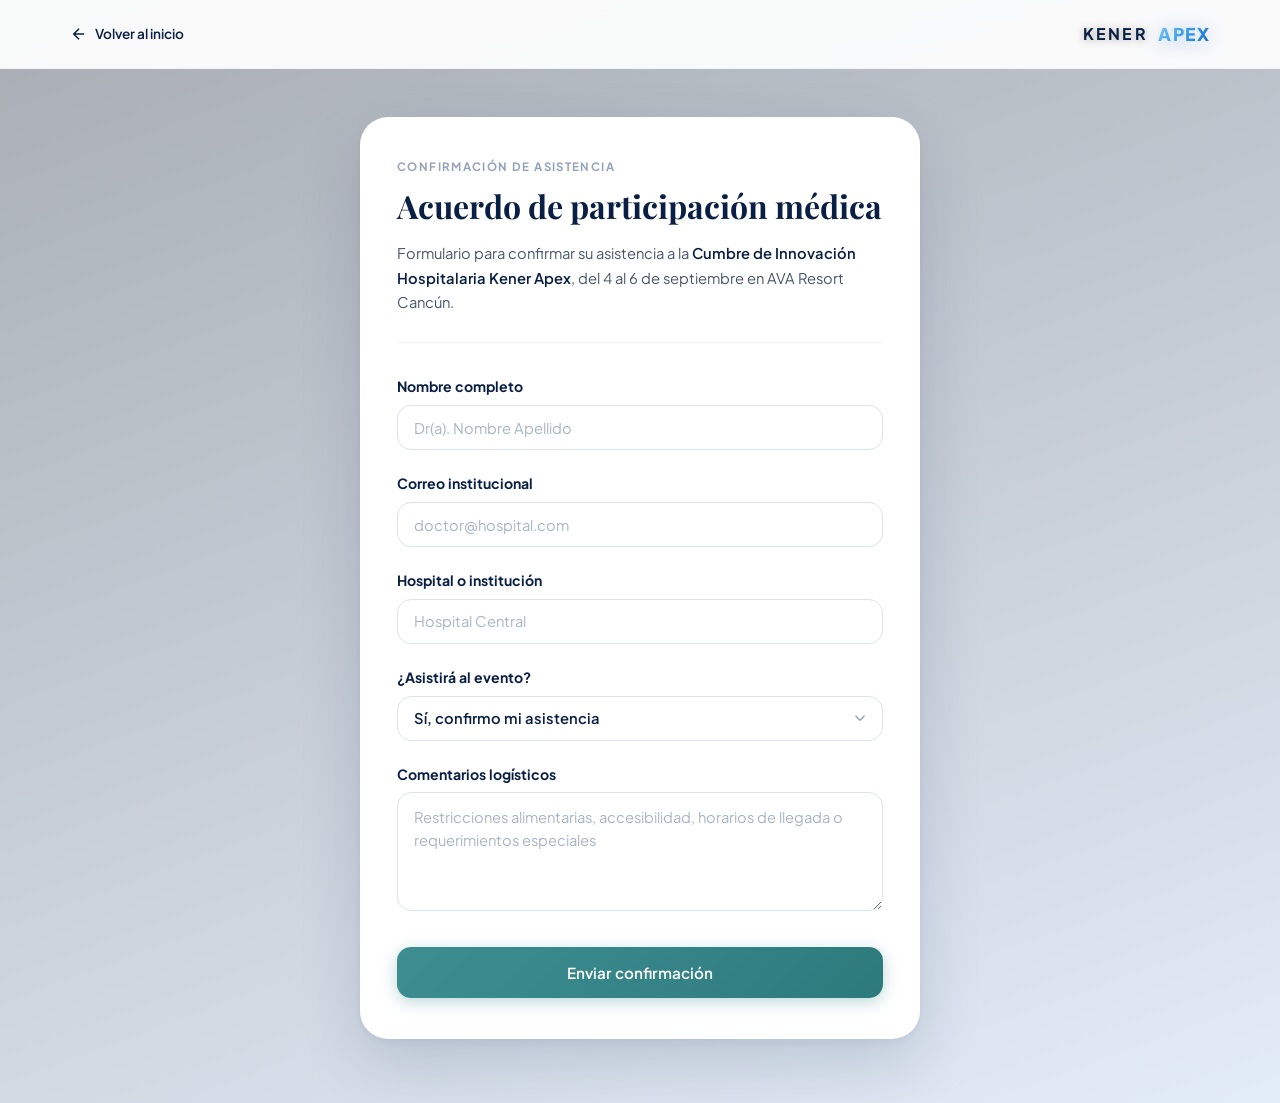
<file: registro.html>
<!DOCTYPE html>
<html lang="es">
<head>
  <meta charset="UTF-8" />
  <meta name="viewport" content="width=device-width, initial-scale=1.0" />
  <meta name="description" content="Confirme su asistencia a la Cumbre de Innovación Hospitalaria Kener Apex." />
  <title>Confirmación de asistencia | Kener Apex</title>
  <link rel="preconnect" href="https://fonts.googleapis.com" />
  <link rel="preconnect" href="https://fonts.gstatic.com" crossorigin />
  <link href="https://fonts.googleapis.com/css2?family=Playfair+Display:wght@600;700&family=Plus+Jakarta+Sans:wght@400;500;600;700&display=swap" rel="stylesheet" />
  <link rel="stylesheet" href="styles.css" />
</head>
<body class="form-page">
  <header class="form-page-header">
    <div class="container form-page-nav">
      <a href="index.html" class="form-back-link">
        <svg viewBox="0 0 24 24" width="18" height="18" fill="none" stroke="currentColor" stroke-width="2" aria-hidden="true"><path d="M19 12H5M12 19l-7-7 7-7"/></svg>
        Volver al inicio
      </a>
      <div class="form-page-logos">
        <span class="logo-text logo-text--dark">KENER</span>
        <span class="apex-mark apex-mark--sm">APEX</span>
      </div>
    </div>
  </header>

  <main class="form-page-main">
    <div class="form-card" id="formCard">
      <p class="form-eyebrow">Confirmación de asistencia</p>
      <h1 class="form-title">Acuerdo de participación médica</h1>
      <p class="form-intro">
        Formulario para confirmar su asistencia a la <strong>Cumbre de Innovación Hospitalaria Kener Apex</strong>,
        del 4 al 6 de septiembre en AVA Resort Cancún.
      </p>

      <form class="registration-form" id="registrationForm" novalidate>
        <div class="form-field">
          <label for="fullName">Nombre completo</label>
          <input
            type="text"
            id="fullName"
            name="fullName"
            placeholder="Dr(a). Nombre Apellido"
            autocomplete="name"
            required
          />
        </div>

        <div class="form-field">
          <label for="email">Correo institucional</label>
          <input
            type="email"
            id="email"
            name="email"
            placeholder="doctor@hospital.com"
            autocomplete="email"
            required
          />
        </div>

        <div class="form-field">
          <label for="institution">Hospital o institución</label>
          <input
            type="text"
            id="institution"
            name="institution"
            placeholder="Hospital Central"
            autocomplete="organization"
            required
          />
        </div>

        <div class="form-field">
          <label for="attendance">¿Asistirá al evento?</label>
          <div class="select-wrap">
            <select id="attendance" name="attendance" required>
              <option value="si">Sí, confirmo mi asistencia</option>
              <option value="despues">Necesito confirmar más adelante</option>
              <option value="no">No podré asistir</option>
            </select>
            <svg class="select-chevron" viewBox="0 0 24 24" width="18" height="18" fill="none" stroke="currentColor" stroke-width="2" aria-hidden="true"><path d="M6 9l6 6 6-6"/></svg>
          </div>
        </div>

        <div class="form-field">
          <label for="comments">Comentarios logísticos</label>
          <textarea
            id="comments"
            name="comments"
            rows="4"
            placeholder="Restricciones alimentarias, accesibilidad, horarios de llegada o requerimientos especiales"
          ></textarea>
        </div>

        <button type="submit" class="btn btn-submit">Enviar confirmación</button>
      </form>
    </div>

    <div class="form-success hidden" id="formSuccess" role="status">
      <div class="form-success-icon" aria-hidden="true">✓</div>
      <h2>Confirmación recibida</h2>
      <p>Su respuesta ha sido registrada. El comité organizador se pondrá en contacto con usted para los siguientes pasos.</p>
      <a href="index.html" class="btn btn-primary">Volver al inicio</a>
    </div>
  </main>

  <script src="form.js"></script>
</body>
</html>
</file>
<file: styles.css>
/* ============================================
   Kener Apex Landing — Design System
   Palette: Navy #0A1F44 · Royal #1565C0 · Gold #C9A227
   ============================================ */

:root {
  --navy-900: #061428;
  --navy-800: #0A1F44;
  --navy-700: #0F2D5E;
  --blue-600: #1565C0;
  --blue-500: #1E88E5;
  --blue-100: #E3F2FD;
  --gold-500: #C9A227;
  --gold-400: #D4AF37;
  --gold-glow: rgba(201, 162, 39, 0.35);
  --white: #FFFFFF;
  --gray-50: #F8FAFC;
  --gray-100: #F1F5F9;
  --gray-400: #94A3B8;
  --gray-600: #475569;
  --gray-800: #1E293B;
  --glass-bg: rgba(255, 255, 255, 0.12);
  --glass-border: rgba(255, 255, 255, 0.25);
  --glass-shadow: 0 8px 32px rgba(6, 20, 40, 0.18);
  --radius-sm: 8px;
  --radius-md: 14px;
  --radius-lg: 20px;
  --radius-xl: 28px;
  --font-serif: 'Playfair Display', Georgia, 'Times New Roman', serif;
  --font-sans: 'Plus Jakarta Sans', system-ui, sans-serif;
  --transition: 0.25s cubic-bezier(0.4, 0, 0.2, 1);
}

*, *::before, *::after { box-sizing: border-box; margin: 0; padding: 0; }

html { scroll-behavior: smooth; }

body {
  font-family: var(--font-sans);
  color: var(--gray-800);
  background: var(--gray-50);
  line-height: 1.6;
  -webkit-font-smoothing: antialiased;
}

img { max-width: 100%; display: block; }

.container {
  width: min(1140px, 92vw);
  margin-inline: auto;
}

/* ---- Countdown Bar ---- */
.countdown-bar {
  position: sticky;
  top: 0;
  z-index: 100;
  background: linear-gradient(90deg, var(--navy-900) 0%, var(--navy-700) 50%, var(--blue-600) 100%);
  color: var(--white);
  padding: 0.65rem 0;
  box-shadow: 0 4px 20px rgba(6, 20, 40, 0.3);
}

.countdown-inner {
  display: flex;
  align-items: center;
  justify-content: center;
  gap: 1.25rem;
  flex-wrap: wrap;
}

.countdown-label {
  font-size: 0.8rem;
  font-weight: 600;
  text-transform: uppercase;
  letter-spacing: 0.08em;
  opacity: 0.85;
}

.countdown-units {
  display: flex;
  align-items: center;
  gap: 0.35rem;
}

.countdown-unit {
  display: flex;
  flex-direction: column;
  align-items: center;
  min-width: 48px;
}

.countdown-value {
  font-size: 1.5rem;
  font-weight: 700;
  font-variant-numeric: tabular-nums;
  line-height: 1;
  color: var(--gold-400);
}

.countdown-name {
  font-size: 0.65rem;
  text-transform: uppercase;
  letter-spacing: 0.06em;
  opacity: 0.7;
  margin-top: 2px;
}

.countdown-sep {
  font-size: 1.25rem;
  font-weight: 300;
  opacity: 0.4;
  margin-bottom: 12px;
}

.countdown-date {
  font-size: 0.78rem;
  opacity: 0.75;
}

/* ---- Hero ---- */
.hero {
  position: relative;
  min-height: 92vh;
  display: flex;
  align-items: flex-end;
  padding-bottom: 4rem;
  background:
    linear-gradient(160deg, rgba(6, 20, 40, 0.5) 0%, rgba(10, 31, 68, 0.2) 50%, transparent 100%),
    url('https://images.unsplash.com/photo-1540202404-a2f29016b523?w=1920&q=85') center/cover no-repeat;
  color: var(--white);
}

.hero-overlay {
  position: absolute;
  inset: 0;
  background:
    linear-gradient(90deg, rgba(6, 20, 40, 0.78) 0%, rgba(6, 20, 40, 0.42) 38%, rgba(6, 20, 40, 0.08) 62%, transparent 85%),
    linear-gradient(to top, rgba(6, 20, 40, 0.82) 0%, rgba(6, 20, 40, 0.2) 40%, transparent 70%);
  pointer-events: none;
}

.hero-content {
  position: relative;
  z-index: 1;
  padding-top: 2rem;
  width: min(1140px, 92vw);
  margin-inline: auto;
}

.hero-nav {
  display: flex;
  align-items: center;
  justify-content: space-between;
  margin-bottom: 3rem;
}

.logos {
  display: flex;
  align-items: center;
  gap: 1.5rem;
}

.logo-kener {
  display: flex;
  align-items: center;
  gap: 0.6rem;
}

.logo-text {
  font-weight: 700;
  font-size: 1rem;
  letter-spacing: 0.14em;
  color: var(--white);
  text-shadow: 0 1px 8px rgba(0, 0, 0, 0.35);
}

.logo-apex .apex-mark,
.apex-mark {
  font-family: var(--font-sans);
  font-weight: 800;
  font-size: 2rem;
  letter-spacing: 0.08em;
  background: linear-gradient(135deg, #90CAF9 0%, #42A5F5 40%, #1565C0 100%);
  -webkit-background-clip: text;
  -webkit-text-fill-color: transparent;
  background-clip: text;
  filter: drop-shadow(0 2px 10px rgba(21, 101, 192, 0.45));
}

.apex-mark--sm { font-size: 1.1rem; }

.demo-toggle {
  display: flex;
  align-items: center;
  gap: 0.5rem;
  padding: 0.5rem 1rem;
  border: 1px solid var(--glass-border);
  border-radius: 999px;
  background: var(--glass-bg);
  backdrop-filter: blur(12px);
  -webkit-backdrop-filter: blur(12px);
  color: var(--white);
  font-family: var(--font-sans);
  font-size: 0.78rem;
  font-weight: 500;
  cursor: pointer;
  transition: var(--transition);
}

.demo-toggle:hover { background: rgba(255, 255, 255, 0.2); }

.demo-dot {
  width: 8px;
  height: 8px;
  border-radius: 50%;
  background: var(--gray-400);
  transition: var(--transition);
}

.demo-toggle.active .demo-dot {
  background: #4ADE80;
  box-shadow: 0 0 8px rgba(74, 222, 128, 0.6);
}

.hero-grid {
  display: grid;
  grid-template-columns: 1fr auto;
  gap: 2rem;
  align-items: end;
}

/* Panel editorial del hero */
.hero-copy {
  position: relative;
  max-width: 680px;
  padding: 2rem 0;
  animation: heroFadeUp 0.9s cubic-bezier(0.22, 1, 0.36, 1) both;
}

.hero-copy::before {
  content: '';
  position: absolute;
  inset: -1.5rem -3rem -1.5rem -2.5rem;
  background: linear-gradient(
    108deg,
    rgba(6, 20, 40, 0.55) 0%,
    rgba(6, 20, 40, 0.32) 50%,
    transparent 100%
  );
  border-left: 3px solid rgba(212, 175, 55, 0.55);
  border-radius: 0 var(--radius-xl) var(--radius-xl) 0;
  z-index: -1;
  pointer-events: none;
}

@keyframes heroFadeUp {
  from { opacity: 0; transform: translateY(28px); }
  to   { opacity: 1; transform: translateY(0); }
}

/* Eyebrow badge */
.hero-eyebrow {
  display: inline-flex;
  align-items: center;
  gap: 0.55rem;
  padding: 0.45rem 1.1rem 0.45rem 0.85rem;
  margin-bottom: 1.5rem;
  background: rgba(201, 162, 39, 0.12);
  border: 1px solid rgba(212, 175, 55, 0.38);
  border-radius: 999px;
  backdrop-filter: blur(8px);
  -webkit-backdrop-filter: blur(8px);
  font-family: var(--font-sans);
  font-size: 0.68rem;
  font-weight: 700;
  text-transform: uppercase;
  letter-spacing: 0.14em;
  color: var(--gold-400);
  box-shadow: 0 4px 16px rgba(0, 0, 0, 0.15);
  animation: heroFadeUp 0.9s 0.1s cubic-bezier(0.22, 1, 0.36, 1) both;
}

.eyebrow-dot {
  width: 7px;
  height: 7px;
  border-radius: 50%;
  background: var(--gold-400);
  box-shadow: 0 0 10px var(--gold-glow);
  flex-shrink: 0;
}

.eyebrow-sep {
  opacity: 0.45;
  font-weight: 400;
}

/* Título principal */
.hero-title {
  font-family: var(--font-serif);
  font-weight: 700;
  line-height: 1.05;
  color: var(--white);
  margin: 0;
}

.title-line {
  display: block;
  font-size: clamp(2.6rem, 5.5vw, 4.2rem);
  letter-spacing: -0.02em;
  text-shadow:
    0 2px 4px rgba(0, 0, 0, 0.25),
    0 8px 32px rgba(6, 20, 40, 0.45);
  animation: heroFadeUp 0.9s 0.2s cubic-bezier(0.22, 1, 0.36, 1) both;
}

.title-line--1 { margin-bottom: 0.05em; }

.title-line--2 {
  font-weight: 600;
  opacity: 0.97;
  animation: heroFadeUp 0.9s 0.28s cubic-bezier(0.22, 1, 0.36, 1) both;
}

.title-brand {
  display: flex;
  align-items: baseline;
  gap: 0.35em;
  margin-top: 0.3em;
  animation: heroFadeUp 0.9s 0.36s cubic-bezier(0.22, 1, 0.36, 1) both;
}

.title-brand-kener {
  font-family: var(--font-sans);
  font-size: clamp(2.2rem, 4.5vw, 3.4rem);
  font-weight: 800;
  letter-spacing: 0.06em;
  text-transform: uppercase;
  color: var(--white);
  text-shadow: 0 2px 20px rgba(0, 0, 0, 0.3);
}

.title-brand-apex {
  font-family: var(--font-sans);
  font-size: clamp(2.4rem, 5vw, 3.8rem);
  font-weight: 800;
  letter-spacing: 0.04em;
  text-transform: uppercase;
  background: linear-gradient(135deg, #BBDEFB 0%, #64B5F6 30%, #1E88E5 65%, #0D47A1 100%);
  -webkit-background-clip: text;
  -webkit-text-fill-color: transparent;
  background-clip: text;
  filter: drop-shadow(0 2px 12px rgba(30, 136, 229, 0.35));
}

/* Divisor dorado */
.hero-divider {
  width: 72px;
  height: 3px;
  margin: 1.6rem 0 1.4rem;
  border-radius: 2px;
  background: linear-gradient(90deg, var(--gold-400) 0%, rgba(212, 175, 55, 0.3) 70%, transparent 100%);
  animation: heroFadeUp 0.9s 0.44s cubic-bezier(0.22, 1, 0.36, 1) both;
}

/* Tagline editorial */
.hero-tagline {
  position: relative;
  margin: 0;
  padding: 0.85rem 0 0.85rem 1.4rem;
  border-left: 2px solid rgba(212, 175, 55, 0.65);
  font-family: var(--font-serif);
  font-style: italic;
  font-size: clamp(1.1rem, 2.2vw, 1.45rem);
  font-weight: 400;
  line-height: 1.55;
  color: rgba(255, 255, 255, 0.92);
  text-shadow: 0 1px 12px rgba(0, 0, 0, 0.25);
  max-width: 38ch;
  animation: heroFadeUp 0.9s 0.5s cubic-bezier(0.22, 1, 0.36, 1) both;
}

.tagline-mark {
  position: absolute;
  top: -0.15em;
  left: 0.5rem;
  font-family: var(--font-serif);
  font-size: 2.8rem;
  font-style: italic;
  font-weight: 600;
  line-height: 1;
  color: rgba(212, 175, 55, 0.35);
  pointer-events: none;
  user-select: none;
}

/* Chips de meta información */
.hero-meta {
  display: flex;
  flex-wrap: wrap;
  gap: 0.65rem;
  margin-top: 1.75rem;
  animation: heroFadeUp 0.9s 0.58s cubic-bezier(0.22, 1, 0.36, 1) both;
}

.hero-meta-chip {
  display: inline-flex;
  align-items: center;
  gap: 0.45rem;
  padding: 0.45rem 0.9rem;
  border-radius: 999px;
  background: rgba(255, 255, 255, 0.1);
  border: 1px solid rgba(255, 255, 255, 0.2);
  backdrop-filter: blur(10px);
  -webkit-backdrop-filter: blur(10px);
  font-family: var(--font-sans);
  font-size: 0.72rem;
  font-weight: 600;
  letter-spacing: 0.03em;
  color: rgba(255, 255, 255, 0.9);
}

.hero-meta-chip svg {
  flex-shrink: 0;
  opacity: 0.85;
  color: var(--gold-400);
}

.hero-pills {
  display: flex;
  flex-wrap: wrap;
  gap: 0.65rem;
  margin-top: 2.25rem;
  animation: heroFadeUp 0.9s 0.66s cubic-bezier(0.22, 1, 0.36, 1) both;
}

.pill {
  display: flex;
  align-items: center;
  gap: 0.55rem;
  padding: 0.55rem 1rem;
  border-radius: 999px;
  background: var(--glass-bg);
  border: 1px solid var(--glass-border);
  backdrop-filter: blur(16px);
  -webkit-backdrop-filter: blur(16px);
  font-size: 0.72rem;
  font-weight: 600;
  text-transform: uppercase;
  letter-spacing: 0.04em;
  color: var(--white);
  transition: var(--transition);
}

.pill:hover {
  background: rgba(255, 255, 255, 0.2);
  transform: translateY(-1px);
}

.pill-icon {
  display: flex;
  width: 22px;
  height: 22px;
  flex-shrink: 0;
}

.pill-icon svg { width: 100%; height: 100%; }

.pill-icon--gold { color: var(--gold-400); }

.hero-cta {
  display: flex;
  gap: 1rem;
  margin-top: 2.25rem;
  flex-wrap: wrap;
  animation: heroFadeUp 0.9s 0.74s cubic-bezier(0.22, 1, 0.36, 1) both;
}

.btn {
  display: inline-flex;
  align-items: center;
  gap: 0.5rem;
  padding: 0.85rem 1.75rem;
  border-radius: var(--radius-md);
  font-family: var(--font-sans);
  font-size: 0.9rem;
  font-weight: 600;
  text-decoration: none;
  border: none;
  cursor: pointer;
  transition: var(--transition);
}

.btn-primary {
  background: linear-gradient(135deg, var(--gold-500), var(--gold-400));
  color: var(--navy-900);
  box-shadow: 0 4px 20px var(--gold-glow);
}

.btn-primary:hover {
  transform: translateY(-2px);
  box-shadow: 0 8px 28px var(--gold-glow);
}

.btn-ghost {
  background: transparent;
  color: var(--white);
  border: 1.5px solid rgba(255, 255, 255, 0.5);
}

.btn-ghost:hover {
  background: rgba(255, 255, 255, 0.1);
  border-color: var(--white);
}

.btn-lg { padding: 1rem 2rem; font-size: 1rem; }

.hero-decoration { display: flex; align-items: flex-end; }

.glass-card {
  background: var(--glass-bg);
  border: 1px solid var(--glass-border);
  backdrop-filter: blur(20px);
  -webkit-backdrop-filter: blur(20px);
  border-radius: var(--radius-lg);
  padding: 1.5rem;
  text-align: center;
  box-shadow: var(--glass-shadow);
}

.bell-card .bell-icon {
  font-size: 3rem;
  filter: drop-shadow(0 4px 12px var(--gold-glow));
  margin-bottom: 0.5rem;
}

.bell-card p {
  font-size: 0.8rem;
  font-weight: 500;
  opacity: 0.9;
}

/* ---- Centro de Comunicación ---- */
.communication-center {
  background: linear-gradient(180deg, var(--navy-800) 0%, var(--navy-700) 100%);
  padding: 4rem 0;
  color: var(--white);
}

.communication-center.hidden { display: none; }

.section-header { text-align: center; margin-bottom: 2.5rem; }

.section-header--light .section-sub { color: rgba(255, 255, 255, 0.7); }

.section-badge {
  display: inline-block;
  padding: 0.35rem 1rem;
  border-radius: 999px;
  background: rgba(201, 162, 39, 0.2);
  border: 1px solid rgba(201, 162, 39, 0.4);
  color: var(--gold-400);
  font-size: 0.75rem;
  font-weight: 600;
  text-transform: uppercase;
  letter-spacing: 0.08em;
  margin-bottom: 1rem;
}

.section-header h2 {
  font-family: var(--font-serif);
  font-size: clamp(1.8rem, 4vw, 2.5rem);
  font-weight: 700;
}

.section-header h2 span { color: var(--gold-400); }

.section-sub {
  font-size: 1rem;
  margin-top: 0.5rem;
}

.section-sub--dark { color: var(--gray-600); }

.comm-grid {
  display: grid;
  grid-template-columns: repeat(3, 1fr);
  gap: 1.5rem;
}

.glass-panel {
  background: rgba(255, 255, 255, 0.08);
  border: 1px solid rgba(255, 255, 255, 0.15);
  border-radius: var(--radius-lg);
  padding: 1.75rem;
  backdrop-filter: blur(12px);
  -webkit-backdrop-filter: blur(12px);
}

.comm-card h3 {
  font-size: 1.1rem;
  font-weight: 700;
  margin-bottom: 1.25rem;
}

.comm-card-icon {
  width: 44px;
  height: 44px;
  border-radius: var(--radius-sm);
  display: flex;
  align-items: center;
  justify-content: center;
  margin-bottom: 1rem;
}

.comm-card-icon svg { width: 24px; height: 24px; }

.comm-card-icon--flight {
  background: rgba(30, 136, 229, 0.2);
  color: var(--blue-500);
}

.comm-card-icon--hotel {
  background: rgba(201, 162, 39, 0.2);
  color: var(--gold-400);
}

.comm-details { display: grid; gap: 0.85rem; }

.comm-details div {
  display: flex;
  justify-content: space-between;
  align-items: baseline;
  gap: 1rem;
  padding-bottom: 0.65rem;
  border-bottom: 1px solid rgba(255, 255, 255, 0.08);
}

.comm-details dt {
  font-size: 0.78rem;
  text-transform: uppercase;
  letter-spacing: 0.05em;
  opacity: 0.6;
}

.comm-details dd {
  font-weight: 600;
  text-align: right;
}

.comm-address {
  font-size: 0.85rem;
  opacity: 0.8;
  margin-bottom: 1rem;
}

.map-embed {
  position: relative;
  border-radius: var(--radius-md);
  overflow: hidden;
  min-height: 200px;
  height: 200px;
  margin-bottom: 0.75rem;
  background: #E2E8F0;
  z-index: 1;
  border: 1px solid rgba(255, 255, 255, 0.12);
}

.map-link {
  font-size: 0.85rem;
  color: var(--blue-500);
  text-decoration: none;
  font-weight: 600;
}

.map-link:hover { text-decoration: underline; }

/* Vista previa Google Maps (clicable) */
.map-preview-link {
  display: block;
  text-decoration: none;
  border-radius: var(--radius-md);
  overflow: hidden;
  transition: transform var(--transition), box-shadow var(--transition);
  box-shadow: 0 2px 10px rgba(10, 31, 68, 0.08);
}

.map-preview-link:hover {
  transform: translateY(-2px);
  box-shadow: 0 8px 24px rgba(10, 31, 68, 0.14);
}

.map-preview-link:focus-visible {
  outline: 2px solid var(--blue-500);
  outline-offset: 3px;
}

.map-preview {
  position: relative;
  height: 148px;
  background: #E8EEF4;
}

.map-preview--comm {
  height: 200px;
}

.map-preview iframe {
  width: 100%;
  height: 100%;
  border: 0;
  display: block;
  pointer-events: none;
}

.map-preview-badge {
  position: absolute;
  top: 10px;
  left: 10px;
  z-index: 2;
  display: inline-flex;
  align-items: center;
  gap: 0.35rem;
  padding: 0.35rem 0.65rem;
  background: var(--white);
  border-radius: 6px;
  font-family: var(--font-sans);
  font-size: 0.72rem;
  font-weight: 600;
  color: #1A73E8;
  box-shadow: 0 1px 6px rgba(0, 0, 0, 0.18);
  pointer-events: none;
}

.map-preview-badge svg {
  opacity: 0.85;
}

.map-preview-link--comm {
  margin-top: 0.25rem;
}

.comm-card--map { grid-column: span 1; }

/* ---- Actualizaciones ---- */
.updates {
  padding: 5rem 0;
  background: var(--white);
}

.section-title {
  font-family: var(--font-serif);
  font-size: clamp(2rem, 4vw, 2.75rem);
  font-weight: 700;
  color: var(--navy-800);
  text-align: center;
  margin-bottom: 3rem;
}

.updates-grid {
  display: grid;
  grid-template-columns: repeat(3, 1fr);
  gap: 2rem;
}

.update-card {
  padding: 2rem 1.5rem;
  border-radius: var(--radius-lg);
  background: var(--gray-50);
  border: 1px solid var(--gray-100);
  transition: var(--transition);
}

.update-card:hover {
  box-shadow: 0 12px 40px rgba(10, 31, 68, 0.08);
  transform: translateY(-3px);
}

.update-icon {
  width: 48px;
  height: 48px;
  border-radius: var(--radius-md);
  display: flex;
  align-items: center;
  justify-content: center;
  margin-bottom: 1.25rem;
}

.update-icon svg { width: 26px; height: 26px; }

.update-icon--gold {
  background: linear-gradient(135deg, #FEF3C7, #FDE68A);
  color: var(--gold-500);
}

.update-icon--blue {
  background: linear-gradient(135deg, var(--blue-100), #BBDEFB);
  color: var(--blue-600);
}

.update-card h3 {
  font-family: var(--font-serif);
  font-size: 1.25rem;
  font-weight: 700;
  color: var(--navy-800);
  margin-bottom: 0.75rem;
  line-height: 1.3;
}

.update-card p {
  font-size: 0.9rem;
  color: var(--gray-600);
  margin-bottom: 1.25rem;
}

.news-list {
  list-style: none;
  display: grid;
  gap: 0.65rem;
}

.news-list li {
  font-size: 0.82rem;
  color: var(--gray-600);
  padding-left: 0.75rem;
  border-left: 2px solid var(--blue-600);
}

.news-date {
  display: block;
  font-size: 0.7rem;
  font-weight: 600;
  text-transform: uppercase;
  color: var(--blue-600);
  margin-bottom: 2px;
}

.location-visuals {
  display: grid;
  grid-template-columns: 1.15fr 1fr;
  gap: 0.75rem;
  align-items: stretch;
}

.location-photo {
  border-radius: var(--radius-md);
  overflow: hidden;
  height: 148px;
  box-shadow: 0 2px 10px rgba(10, 31, 68, 0.08);
}

.location-photo img {
  width: 100%;
  height: 100%;
  object-fit: cover;
}

.location-address {
  margin-top: 0.85rem;
  font-size: 0.82rem;
  font-weight: 700;
  color: var(--navy-800);
  line-height: 1.45;
}

.mini-map {
  position: relative;
  background: linear-gradient(135deg, #E0F2FE, #BAE6FD);
  border-radius: var(--radius-md);
  height: 100px;
  display: flex;
  align-items: flex-end;
  justify-content: center;
  padding: 0.5rem;
  overflow: hidden;
}

.mini-map::before {
  content: '';
  position: absolute;
  inset: 0;
  background:
    radial-gradient(circle at 30% 40%, rgba(21, 101, 192, 0.15) 0%, transparent 50%),
    radial-gradient(circle at 70% 60%, rgba(21, 101, 192, 0.1) 0%, transparent 40%);
}

.mini-map-pin {
  position: absolute;
  top: 35%;
  left: 50%;
  transform: translate(-50%, -50%);
  width: 14px;
  height: 14px;
  background: var(--blue-600);
  border-radius: 50% 50% 50% 0;
  transform: translate(-50%, -50%) rotate(-45deg);
  box-shadow: 0 2px 8px rgba(21, 101, 192, 0.4);
}

.mini-map span {
  position: relative;
  font-size: 0.65rem;
  font-weight: 600;
  color: var(--navy-700);
  text-align: center;
}

.agenda-preview {
  display: flex;
  gap: 0.5rem;
}

.agenda-day {
  flex: 1;
  text-align: center;
  padding: 0.75rem 0.5rem;
  border-radius: var(--radius-md);
  background: var(--white);
  border: 1px solid var(--gray-100);
}

.agenda-day--main {
  background: linear-gradient(135deg, var(--navy-800), var(--blue-600));
  color: var(--white);
  border: none;
}

.agenda-num {
  display: block;
  font-family: var(--font-serif);
  font-size: 1.75rem;
  font-weight: 700;
  line-height: 1;
}

.agenda-label {
  display: block;
  font-size: 0.65rem;
  font-weight: 600;
  text-transform: uppercase;
  letter-spacing: 0.04em;
  margin-top: 0.35rem;
  opacity: 0.85;
}

/* ---- Register CTA ---- */
.register-cta {
  background: linear-gradient(135deg, var(--navy-800) 0%, var(--blue-600) 100%);
  padding: 4rem 0;
  color: var(--white);
}

.register-inner {
  display: flex;
  align-items: center;
  justify-content: space-between;
  gap: 2rem;
  flex-wrap: wrap;
}

.register-copy h2 {
  font-family: var(--font-serif);
  font-size: clamp(1.6rem, 3vw, 2.2rem);
  font-weight: 700;
  margin-bottom: 0.75rem;
}

.register-copy p {
  max-width: 50ch;
  opacity: 0.88;
  font-size: 0.95rem;
}

/* ---- FAQ ---- */
.faq {
  padding: 5rem 0 6rem;
  background: var(--gray-50);
}

.faq-groups {
  display: grid;
  gap: 2.5rem;
  max-width: 800px;
  margin-inline: auto;
}

.faq-group-title {
  font-size: 0.8rem;
  font-weight: 700;
  text-transform: uppercase;
  letter-spacing: 0.1em;
  color: var(--blue-600);
  margin-bottom: 1rem;
  padding-bottom: 0.5rem;
  border-bottom: 2px solid var(--blue-100);
}

.accordion { display: grid; gap: 0.5rem; }

.accordion-item {
  background: var(--white);
  border-radius: var(--radius-md);
  border: 1px solid var(--gray-100);
  overflow: hidden;
  transition: var(--transition);
}

.accordion-item[open] {
  border-color: var(--blue-600);
  box-shadow: 0 4px 20px rgba(21, 101, 192, 0.08);
}

.accordion-item summary {
  padding: 1.1rem 1.25rem;
  font-weight: 600;
  font-size: 0.92rem;
  color: var(--navy-800);
  cursor: pointer;
  list-style: none;
  display: flex;
  align-items: center;
  justify-content: space-between;
  gap: 1rem;
}

.accordion-item summary::-webkit-details-marker { display: none; }

.accordion-item summary::after {
  content: '+';
  font-size: 1.25rem;
  font-weight: 400;
  color: var(--blue-600);
  flex-shrink: 0;
  transition: var(--transition);
}

.accordion-item[open] summary::after {
  content: '−';
}

.accordion-item p {
  padding: 0 1.25rem 1.25rem;
  font-size: 0.9rem;
  color: var(--gray-600);
  line-height: 1.7;
}

/* ---- Footer ---- */
.footer {
  background: var(--navy-900);
  color: var(--white);
  padding: 1.5rem 0;
}

.footer-inner {
  display: flex;
  align-items: center;
  justify-content: space-between;
  gap: 1rem;
  flex-wrap: wrap;
}

.footer-brand {
  display: flex;
  align-items: center;
  gap: 0.75rem;
}

.footer-copy {
  font-size: 0.8rem;
  opacity: 0.6;
}

.chatbot-btn {
  display: flex;
  align-items: center;
  gap: 0.5rem;
  padding: 0.65rem 1.25rem;
  border-radius: 999px;
  background: rgba(255, 255, 255, 0.1);
  border: 1px solid rgba(255, 255, 255, 0.2);
  color: var(--white);
  font-family: var(--font-sans);
  font-size: 0.82rem;
  font-weight: 500;
  cursor: pointer;
  transition: var(--transition);
}

.chatbot-btn:hover {
  background: rgba(255, 255, 255, 0.18);
}

.hidden { display: none !important; }

/* ---- Formulario de registro ---- */
.form-page {
  min-height: 100vh;
  background:
    linear-gradient(160deg, rgba(6, 20, 40, 0.35) 0%, rgba(21, 101, 192, 0.12) 100%),
    url('https://images.unsplash.com/photo-1540202404-a2f29016b523?w=1920&q=80') center/cover fixed no-repeat;
}

.form-page-header {
  padding: 1.25rem 0;
  background: rgba(255, 255, 255, 0.92);
  backdrop-filter: blur(12px);
  -webkit-backdrop-filter: blur(12px);
  border-bottom: 1px solid var(--gray-100);
  position: sticky;
  top: 0;
  z-index: 50;
}

.form-page-nav {
  display: flex;
  align-items: center;
  justify-content: space-between;
}

.form-back-link {
  display: inline-flex;
  align-items: center;
  gap: 0.45rem;
  font-size: 0.85rem;
  font-weight: 600;
  color: var(--navy-800);
  text-decoration: none;
  transition: var(--transition);
}

.form-back-link:hover { color: var(--blue-600); }

.form-page-logos {
  display: flex;
  align-items: center;
  gap: 0.65rem;
}

.logo-text--dark { color: var(--navy-800); }

.form-page-main {
  display: flex;
  align-items: center;
  justify-content: center;
  padding: 3rem 1rem 4rem;
  min-height: calc(100vh - 72px);
}

.form-card,
.form-success {
  width: min(560px, 100%);
  background: var(--white);
  border-radius: var(--radius-xl);
  padding: 2.5rem 2.25rem;
  box-shadow:
    0 4px 6px rgba(10, 31, 68, 0.04),
    0 24px 64px rgba(10, 31, 68, 0.14);
  border: 1px solid rgba(255, 255, 255, 0.8);
}

.form-eyebrow {
  font-size: 0.72rem;
  font-weight: 700;
  text-transform: uppercase;
  letter-spacing: 0.12em;
  color: var(--gray-400);
  margin-bottom: 0.65rem;
}

.form-title {
  font-family: var(--font-serif);
  font-size: clamp(1.6rem, 4vw, 2rem);
  font-weight: 700;
  color: var(--navy-800);
  line-height: 1.2;
  margin-bottom: 1rem;
}

.form-intro {
  font-size: 0.92rem;
  color: var(--gray-600);
  line-height: 1.65;
  margin-bottom: 2rem;
  padding-bottom: 1.75rem;
  border-bottom: 1px solid var(--gray-100);
}

.form-intro strong { color: var(--navy-800); font-weight: 600; }

.registration-form {
  display: grid;
  gap: 1.35rem;
}

.form-field label {
  display: block;
  font-size: 0.88rem;
  font-weight: 700;
  color: var(--navy-800);
  margin-bottom: 0.45rem;
}

.form-field input,
.form-field textarea,
.form-field select {
  width: 100%;
  padding: 0.8rem 1rem;
  border: 1.5px solid #DDE3ED;
  border-radius: var(--radius-md);
  font-family: var(--font-sans);
  font-size: 0.92rem;
  color: var(--navy-800);
  background: var(--white);
  transition: var(--transition);
}

.form-field input::placeholder,
.form-field textarea::placeholder {
  color: #A8B4C4;
}

.form-field input:focus,
.form-field textarea:focus,
.form-field select:focus {
  outline: none;
  border-color: var(--blue-600);
  box-shadow: 0 0 0 3px rgba(21, 101, 192, 0.12);
}

.form-field textarea {
  resize: vertical;
  min-height: 110px;
  line-height: 1.55;
}

.select-wrap {
  position: relative;
}

.select-wrap select {
  appearance: none;
  -webkit-appearance: none;
  padding-right: 2.5rem;
  font-weight: 600;
  cursor: pointer;
}

.select-chevron {
  position: absolute;
  right: 0.9rem;
  top: 50%;
  transform: translateY(-50%);
  pointer-events: none;
  color: var(--gray-400);
}

.btn-submit {
  width: 100%;
  justify-content: center;
  margin-top: 0.5rem;
  padding: 1rem;
  font-size: 0.95rem;
  background: linear-gradient(135deg, #3E8E91 0%, #2D7A7D 100%);
  color: var(--white);
  border-radius: var(--radius-md);
  box-shadow: 0 4px 16px rgba(62, 142, 145, 0.35);
}

.btn-submit:hover {
  transform: translateY(-2px);
  box-shadow: 0 8px 24px rgba(62, 142, 145, 0.4);
}

.form-success {
  text-align: center;
}

.form-success-icon {
  width: 56px;
  height: 56px;
  margin: 0 auto 1.25rem;
  border-radius: 50%;
  background: linear-gradient(135deg, #D1FAE5, #A7F3D0);
  color: #059669;
  font-size: 1.75rem;
  font-weight: 700;
  display: flex;
  align-items: center;
  justify-content: center;
}

.form-success h2 {
  font-family: var(--font-serif);
  font-size: 1.6rem;
  color: var(--navy-800);
  margin-bottom: 0.75rem;
}

.form-success p {
  font-size: 0.92rem;
  color: var(--gray-600);
  margin-bottom: 1.75rem;
  line-height: 1.65;
}

.form-success .btn-primary {
  display: inline-flex;
}

/* ---- Responsive ---- */
@media (max-width: 960px) {
  .hero-grid { grid-template-columns: 1fr; }
  .hero-decoration { display: none; }
  .comm-grid,
  .updates-grid { grid-template-columns: 1fr; }
  .register-inner { flex-direction: column; text-align: center; }
  .register-copy p { margin-inline: auto; }
}

@media (max-width: 600px) {
  .hero { min-height: auto; padding-bottom: 3rem; }
  .hero-copy::before { inset: -1rem -1.5rem -1rem -1.25rem; }
  .title-brand { flex-direction: column; gap: 0; align-items: flex-start; }
  .hero-pills { flex-direction: column; }
  .pill { justify-content: flex-start; }
  .countdown-inner { gap: 0.75rem; }
  .countdown-date { width: 100%; text-align: center; }
  .footer-inner { flex-direction: column; text-align: center; }
  .form-card,
  .form-success { padding: 1.75rem 1.25rem; }
  .location-visuals { grid-template-columns: 1fr; }
  .map-preview,
  .location-photo { height: 180px; }
  .map-preview--comm { height: 200px; }
}
</file>
